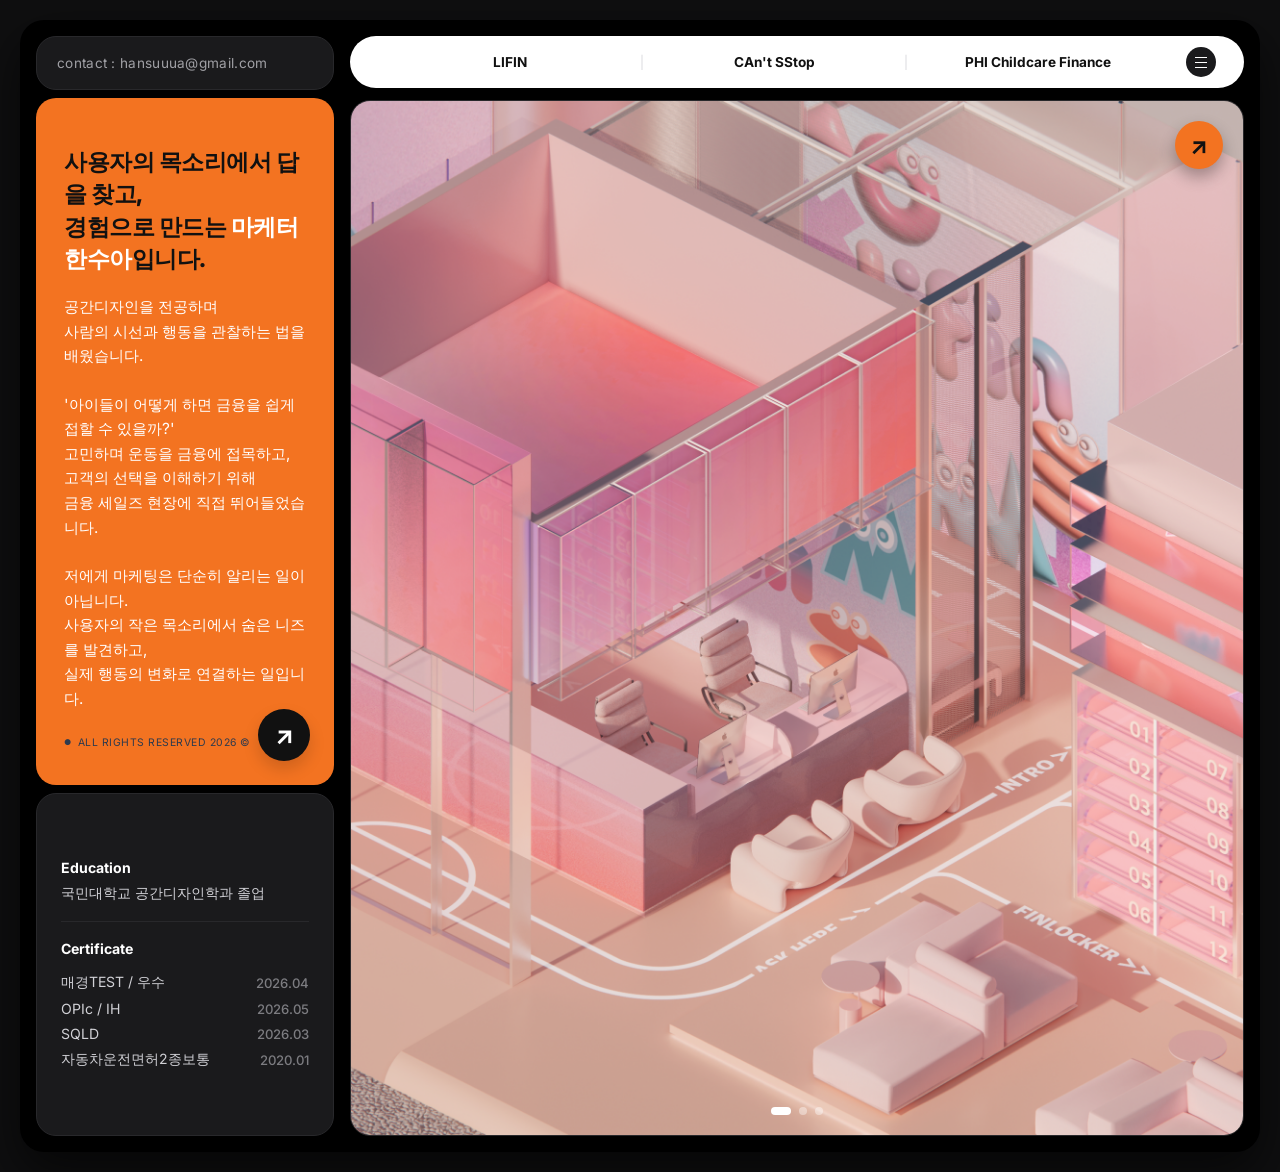
<file: index.html>
<!DOCTYPE html>
<html lang="ko">
<head>
  <meta charset="UTF-8">
  <meta name="viewport" content="width=device-width, initial-scale=1.0">
  <title>SUAH HAN | PORTFOLIO</title>
  
  <link rel="preconnect" href="https://fonts.googleapis.com">
  <link rel="preconnect" href="https://fonts.gstatic.com" crossorigin>
  <link href="https://fonts.googleapis.com/css2?family=Inter:wght@400;500;600;700;800;900&display=swap" rel="stylesheet">
  
  <link rel="stylesheet" href="profile.css">
</head>
<body class="reference-bg">

  <!-- 전체 아우터 프레임 -->
  <div class="main-frame">
    
    <!-- LEFT PANE (좌측 영역) -->
    <div class="left-pane">
      
      <!-- 1. 최상단 이메일 바 -->
      <div class="bento-card contact-bar">
        <span>contact : hansuuua@gmail.com</span>
      </div>

      <!-- 2. 메인 스카이블루 ABOUT 카드 -->
      <div class="bento-card orange-about-card">
        <h1 class="hero-title">
          사용자의 목소리에서 답을 찾고,<br>
          경험으로 만드는 <span class="highlight-gray">마케터 한수아</span>입니다.
        </h1>

        <div class="about-desc">
          <p>공간디자인을 전공하며<br>사람의 시선과 행동을 관찰하는 법을 배웠습니다.</p></p>
          <p>'아이들이 어떻게 하면 금융을 쉽게 접할 수 있을까?'<br>고민하며 운동을 금융에 접목하고,
          <br>고객의 선택을 이해하기 위해<br>금융 세일즈 현장에 직접 뛰어들었습니다.</p></p>
          <p>저에게 마케팅은 단순히 알리는 일이 아닙니다.<br>사용자의 작은 목소리에서 숨은 니즈를 발견하고,<br>실제 행동의 변화로 연결하는 일입니다.</p>
        </div>

        <!-- 하단 우측 검은색 동그라미 화살표 버튼 -->
        <a href="https://suahan.framer.website/about" class="white-circle-btn" aria-label="소개 페이지">↗</a>

        <!-- 맨 아래 저작권 표시 -->
        <div class="card-footer-text">
          <span class="dot">●</span> ALL RIGHTS RESERVED 2026 ©
        </div>
      </div>

      <!-- 3. Education & Certificate 정보 카드 -->
      <div class="bento-card info-list-card">
        <div class="info-row">
          <span class="info-label">Education</span>
          <div class="info-content">
            <span class="info-text">국민대학교 공간디자인학과 졸업</span>
          </div>
        </div>

        <div class="info-row">
          <span class="info-label">Certificate</span>
          <div class="info-content-list">
            <div class="item">
            </div>
            <div class="item">
              <span class="info-text">매경TEST / 우수</span>
              <span class="info-date">2026.04</span>
            </div>
            <div class="item">
              <span class="info-text">OPIc / IH</span>
              <span class="info-date">2026.05</span>
            </div>
            <div class="item">
              <span class="info-text">SQLD</span>
              <span class="info-date">2026.03</span>
            </div>
            <div class="item">
              <span class="info-text">자동차운전면허2종보통</span>
              <span class="info-date">2020.01</span>
            </div>
          </div>
        </div>
      </div>

    </div>

    <!-- RIGHT PANE (우측 영역) -->
    <div class="right-pane">
      
      <!-- 1. 프로젝트 내비게이션 바 -->
      <nav class="bento-card project-nav-bar">
        <div class="nav-links">
          <a href="https://suahan.framer.website/work/lifin/" target="_blank" class="nav-item">LIFIN</a>
          <span class="divider">|</span>
          <a href="https://suahan.framer.website/work/can-t-sstop/" target="_blank" class="nav-item">CAn't SStop</a>
          <span class="divider">|</span>
          <a href="https://suahan.framer.website/work/healthcare/" target="_blank" class="nav-item">PHI Childcare Finance</a>
        </div>
        <a href="https://suahan.framer.website/projects" class="menu-icon-btn" aria-label="프로젝트 목록">
          <span></span>
          <span></span>
          <span></span>
        </a>
      </nav>

      <!-- 2. 우측 3중 자동 슬라이더 캐러셀 영역 -->
      <div class="bento-card main-project-card">
        <div class="carousel-container">
          
          <!-- 슬라이드 1: LIFIN (채움) -->
          <a href="https://suahan.framer.website/work/lifin/" target="_blank" class="slide active fit-cover">
            <div class="orange-circle-btn" title="LIFIN 상세보기">↗</div>
            <img src="lifin.png" alt="LIFIN 프로젝트 메인 이미지">
          </a>

          <!-- 슬라이드 2: CAn't SStop (가로 꽉 채우고 세로 여백) -->
          <a href="https://suahan.framer.website/work/can-t-sstop/" target="_blank" class="slide fit-width">
            <div class="orange-circle-btn" title="CAn't SStop 상세보기">↗</div>
            <img src="cass.png" alt="CAn't SStop 프로젝트 메인 이미지">
          </a>

          <!-- 슬라이드 3: PHI Childcare Finance (가로 꽉 채우고 세로 여백) -->
          <a href="https://suahan.framer.website/work/healthcare/" target="_blank" class="slide fit-width">
            <div class="orange-circle-btn" title="PHI Childcare Finance 상세보기">↗</div>
            <img src="hanhwa.png" alt="PHI Childcare Finance 프로젝트 메인 이미지">
          </a>

          <!-- 인디케이터 (하단 점 표시) -->
          <div class="carousel-dots">
            <span class="dot active"></span>
            <span class="dot"></span>
            <span class="dot"></span>
          </div>

        </div>
      </div>

    </div>

  </div>

  <!-- 자동 슬라이드 제어 자바스크립트 -->
  <script>
    const slides = document.querySelectorAll('.slide');
    const dots = document.querySelectorAll('.carousel-dots .dot');
    let currentIndex = 0;

    function showSlide(index) {
      slides.forEach((slide, i) => {
        slide.classList.toggle('active', i === index);
        dots[i].classList.toggle('active', i === index);
      });
    }

    // 3.5초(3500ms) 간격으로 자동 슬라이드
    setInterval(() => {
      currentIndex = (currentIndex + 1) % slides.length;
      showSlide(currentIndex);
    }, 3500);
  </script>

</body>
</html>
</file>
<file: profile.css>
/* ==========================================================================
   RESET & SKY BLUE THEME STYLE
   ========================================================================== */
* {
  margin: 0;
  padding: 0;
  box-sizing: border-box;
}

:root {
  --bg-frame: #0F0F10;
  --card-dark: #1A1A1C;
  --card-border: #28282B;
  --theme-sky-blue: #F37321;
  --text-white: #FFFFFF;
  --text-dark: #111111;
  --text-gray: #A0A0A5;
  --radius-outer: 24px;
  --radius-card: 20px;
}

body.reference-bg {
  background-color: var(--bg-frame);
  font-family: 'Inter', -apple-system, sans-serif;
  min-height: 100vh;
  display: flex;
  flex-direction: column;
  justify-content: center;
  align-items: center;
  padding: clamp(8px, 2vw, 20px);
  color: var(--text-white);
}

.main-frame {
  background-color: #000000;
  border-radius: var(--radius-outer);
  padding: 16px;
  width: 100%;
  max-width: none;
  min-height: calc(100vh - 40px);
  display: flex;
  gap: 16px;
  box-shadow: 0 20px 50px rgba(0, 0, 0, 0.6);
}

@media (max-width: 1024px) {
  body.reference-bg {
    align-items: stretch;
    justify-content: flex-start;
  }

  .main-frame {
    flex-direction: column;
    min-height: auto;
  }

  .left-pane {
    display: flex;
    flex-direction: column;
    gap: 8px;
  }

  .orange-about-card {
    min-height: clamp(360px, 55vw, 520px);
  }

  .main-project-card {
    height: auto;
    min-height: 0;
    aspect-ratio: 16 / 10;
  }
}

.left-pane {
  flex: 1;
  display: grid;
  grid-template-rows: 54px 4fr 2fr;
  gap: 8px;
}

.right-pane {
  flex: 3;
  display: flex;
  flex-direction: column;
  gap: 12px;
}

.bento-card {
  background-color: var(--card-dark);
  border: 1px solid var(--card-border);
  border-radius: var(--radius-card);
  position: relative;
  overflow: hidden;
}

/* ==========================================================================
   LEFT PANE STYLES
   ========================================================================== */
.contact-bar {
  height: 54px;
  padding: 12px 20px;
  font-size: 0.85rem;
  color: var(--text-gray);
  letter-spacing: 0.3px;
  display: flex;
  justify-content: flex-start;
  align-items: center;
  text-align: left;
}

.orange-about-card {
  background-color: var(--theme-sky-blue);
  border: none;
  padding: 48px 28px 36px 28px;
  display: flex;
  flex-direction: column;
  justify-content: space-between;
  text-align: left;
}

.hero-title {
  font-size: clamp(1.25rem, 1.8vw, 1.5rem);
  font-weight: 800;
  line-height: 1.4;
  letter-spacing: -0.5px;
  color: var(--text-dark);
  margin-bottom: 20px;
}

.highlight-gray {
  color: var(--text-white);
  font-weight: 900;
}

.about-desc {
  font-size: clamp(0.88rem, 1.2vw, 1rem);
  line-height: 1.6;
  color: var(--text-white);
  display: flex;
  flex-direction: column;
  gap: 12px;
  padding-right: 0;
  margin-bottom: 24px;
}

.white-circle-btn {
  position: absolute;
  right: 24px;
  bottom: 24px;
  background-color: var(--text-dark);
  color: var(--text-white);
  width: 52px;
  height: 52px;
  border-radius: 50%;
  display: flex;
  justify-content: center;
  align-items: center;
  text-decoration: none;
  font-size: 1.6rem;
  font-weight: bold;
  box-shadow: 0 8px 16px rgba(0, 0, 0, 0.15);
}

.card-footer-text {
  font-size: 0.65rem;
  letter-spacing: 0.5px;
  color: #2D3A4E;
  display: flex;
  align-items: center;
  gap: 6px;
}

.card-footer-text .dot {
  font-size: 0.5rem;
}

.info-list-card {
  padding: 24px;
  display: flex;
  flex-direction: column;
  gap: 18px;
  justify-content: center;
}

.info-row {
  display: flex;
  flex-direction: column;
  align-items: flex-start;
  gap: 8px;
  font-size: 0.88rem;
  text-align: left;
}

.info-row:first-child {
  padding-bottom: 18px;
  border-bottom: 1px solid var(--card-border);
}

.info-label {
  font-weight: 700;
  color: var(--text-white);
  width: 90px;
  flex-shrink: 0;
}

.info-content {
  color: var(--text-gray);
}

.info-content-list {
  display: flex;
  flex-direction: column;
  gap: 8px;
  width: 100%;
}

.info-content-list .item {
  display: flex;
  justify-content: space-between;
  align-items: center;
  gap: 0;
  width: 100%;
}

.info-text {
  color: #D1D1D6;
}

.info-date {
  color: #7C7C80;
  font-size: 0.82rem;
  font-weight: 500;
}

/* ==========================================================================
   RIGHT PANE STYLES & CAROUSEL
   ========================================================================== */
.project-nav-bar {
  background-color: var(--text-white);
  border: none;
  padding: 12px 28px;
  display: flex;
  justify-content: space-between;
  align-items: center;
  border-radius: 30px;
}

.nav-links {
  position: relative;
  display: grid;
  grid-template-columns: repeat(3, minmax(0, 1fr));
  align-items: center;
  justify-items: center;
  text-align: center;
  gap: 0;
  flex: 1;
  margin-right: 16px;
}

.nav-links .divider {
  position: absolute;
  transform: translateX(-50%);
}

.nav-links .divider:first-of-type {
  left: 33.333%;
}

.nav-links .divider:last-of-type {
  left: 66.667%;
}

.nav-item {
  color: #111111;
  text-decoration: none;
  font-size: 0.85rem;
  font-weight: 700;
  white-space: nowrap;
  transition: color 0.2s ease;
  text-align: center;
  overflow-wrap: anywhere;
}

.nav-item:hover {
  color: var(--theme-sky-blue);
}

.divider {
  color: #D0D0D5;
  font-weight: 300;
  font-size: 0.8rem;
}

.menu-icon-btn {
  background: #1A1A1C;
  border: none;
  color: var(--text-white);
  width: 30px;
  height: 30px;
  border-radius: 50%;
  cursor: pointer;
  font-size: 0.85rem;
  display: flex;
  flex-direction: column;
  justify-content: center;
  align-items: center;
  flex-shrink: 0;
}

.menu-icon-btn span {
  display: block;
  width: 12px;
  height: 1px;
  margin: 2px 0;
  background-color: var(--text-white);
}

.main-project-card {
  height: 100%;
  min-height: 520px;
  padding: 0;
  background-color: #141416;
}

.carousel-container {
  width: 100%;
  height: 100%;
  position: relative;
}

.orange-circle-btn {
  position: absolute;
  top: 20px;
  right: 20px;
  background-color: var(--theme-sky-blue);
  color: var(--text-dark);
  width: 48px;
  height: 48px;
  border-radius: 50%;
  display: flex;
  justify-content: center;
  align-items: center;
  font-size: 1.5rem;
  font-weight: bold;
  z-index: 10;
  box-shadow: 0 8px 16px rgba(0, 0, 0, 0.3);
  pointer-events: none;
}

/* ★ 핵심 수정 부분: 비활성 슬라이드는 클릭 이벤트를 막고, 활성 슬라이드만 클릭 허용 ★ */
.slide {
  position: absolute;
  top: 0;
  left: 0;
  width: 100%;
  height: 100%;
  opacity: 0;
  transition: opacity 0.8s ease-in-out;
  display: flex;
  justify-content: center;
  align-items: center;
  pointer-events: none; /* 화면 뒤에 가려진 슬라이드가 클릭을 방해하지 못하게 설정 */
  z-index: 1;
}

.slide.active {
  opacity: 1;
  pointer-events: auto; /* 현재 보이는 슬라이드만 클릭 가능하도록 변경 */
  z-index: 5;
}

/* 1. 기본/LIFIN용: 꽉 채우기 스타일 */
.slide.fit-cover img {
  width: 100%;
  height: 100%;
  object-fit: cover;
  object-position: center;
  display: block;
}

/* 2. CAn't SStop / PHI용: 가로 폭 100% 꽉 채우고 위아래 여백 조절 */
.slide.fit-width img {
  width: 100%;
  height: auto;
  max-height: 100%;
  object-fit: contain;
  display: block;
}

.carousel-dots {
  position: absolute;
  bottom: 20px;
  left: 50%;
  transform: translateX(-50%);
  display: flex;
  gap: 8px;
  z-index: 10;
}

.carousel-dots .dot {
  width: 8px;
  height: 8px;
  background-color: rgba(255, 255, 255, 0.4);
  border-radius: 50%;
  transition: all 0.3s ease;
}

.carousel-dots .dot.active {
  background-color: #FFFFFF;
  width: 20px;
  border-radius: 10px;
}

@media (max-width: 600px) {
  body.reference-bg {
    padding: 8px;
  }

  .main-frame {
    padding: 8px;
    gap: 8px;
    border-radius: 16px;
  }

  .contact-bar {
    height: 46px;
    padding: 10px 14px;
    font-size: 0.72rem;
  }

  .orange-about-card {
    min-height: clamp(400px, 112vw, 540px);
    padding: 28px 20px 24px;
  }

  .hero-title {
    line-height: 1.35;
    margin-bottom: 16px;
  }

  .about-desc {
    line-height: 1.5;
    gap: 10px;
    margin-bottom: 18px;
  }

  .white-circle-btn {
    right: 18px;
    bottom: 18px;
    width: 44px;
    height: 44px;
    font-size: 1.35rem;
  }

  .card-footer-text {
    font-size: 0.56rem;
  }

  .info-list-card {
    padding: 20px 16px;
    gap: 16px;
  }

  .info-content-list .item {
    gap: 12px;
  }

  .info-text,
  .info-date {
    font-size: 0.78rem;
  }

  .project-nav-bar {
    min-height: 148px;
    padding: 12px 52px 12px 16px;
    border-radius: 22px;
    align-items: stretch;
  }

  .nav-links {
    display: flex;
    flex-direction: column;
    align-items: flex-start;
    justify-content: center;
    gap: 7px;
    margin-right: 8px;
    text-align: left;
  }

  .nav-links .divider,
  .nav-links .divider:first-of-type,
  .nav-links .divider:last-of-type {
    position: static;
    transform: none;
    line-height: 1;
  }

  .nav-item {
    font-size: clamp(0.58rem, 2.4vw, 0.75rem);
    line-height: 1.2;
    text-align: left;
  }

  .menu-icon-btn {
    position: absolute;
    top: 12px;
    right: 12px;
  }

  .divider {
    font-size: 0.65rem;
  }

  .main-project-card {
    aspect-ratio: 4 / 3;
  }

  .orange-circle-btn {
    top: 12px;
    right: 12px;
    width: 40px;
    height: 40px;
    font-size: 1.25rem;
  }

  .carousel-dots {
    bottom: 12px;
  }
}
</file>
